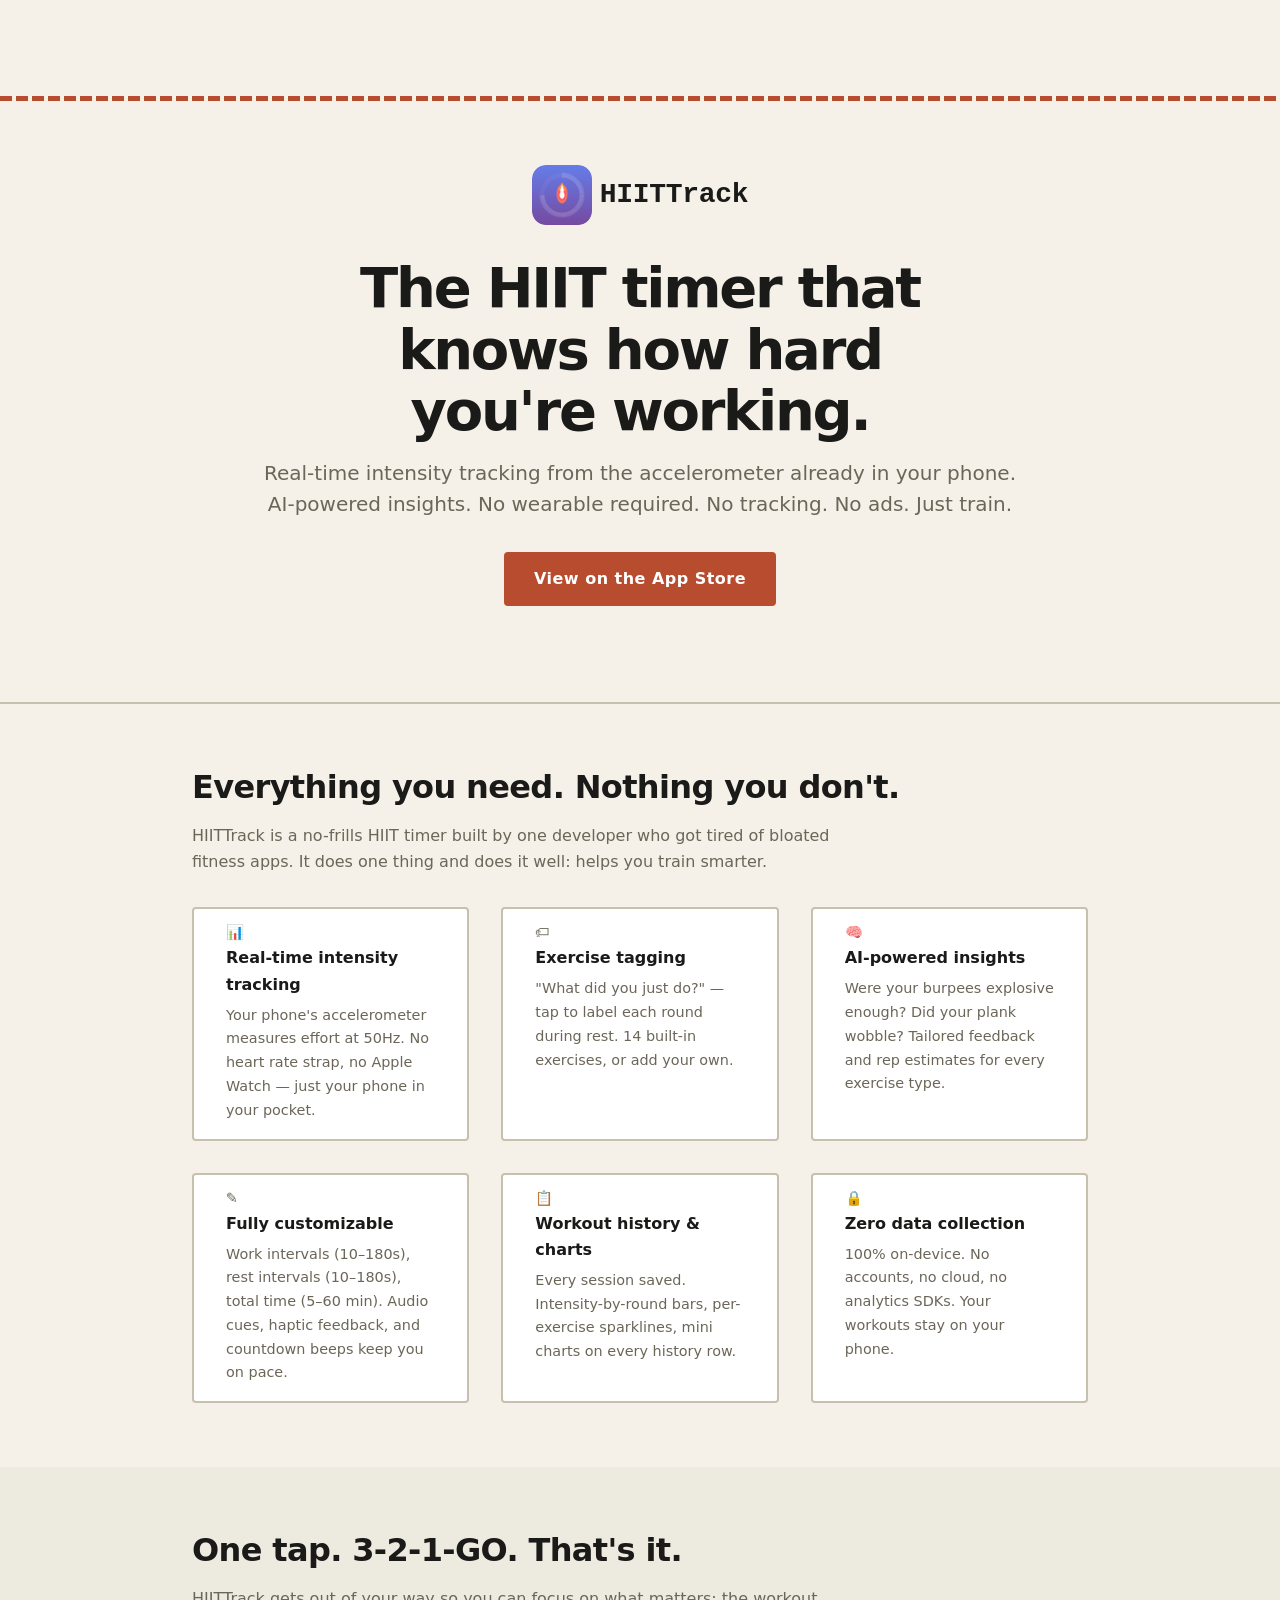
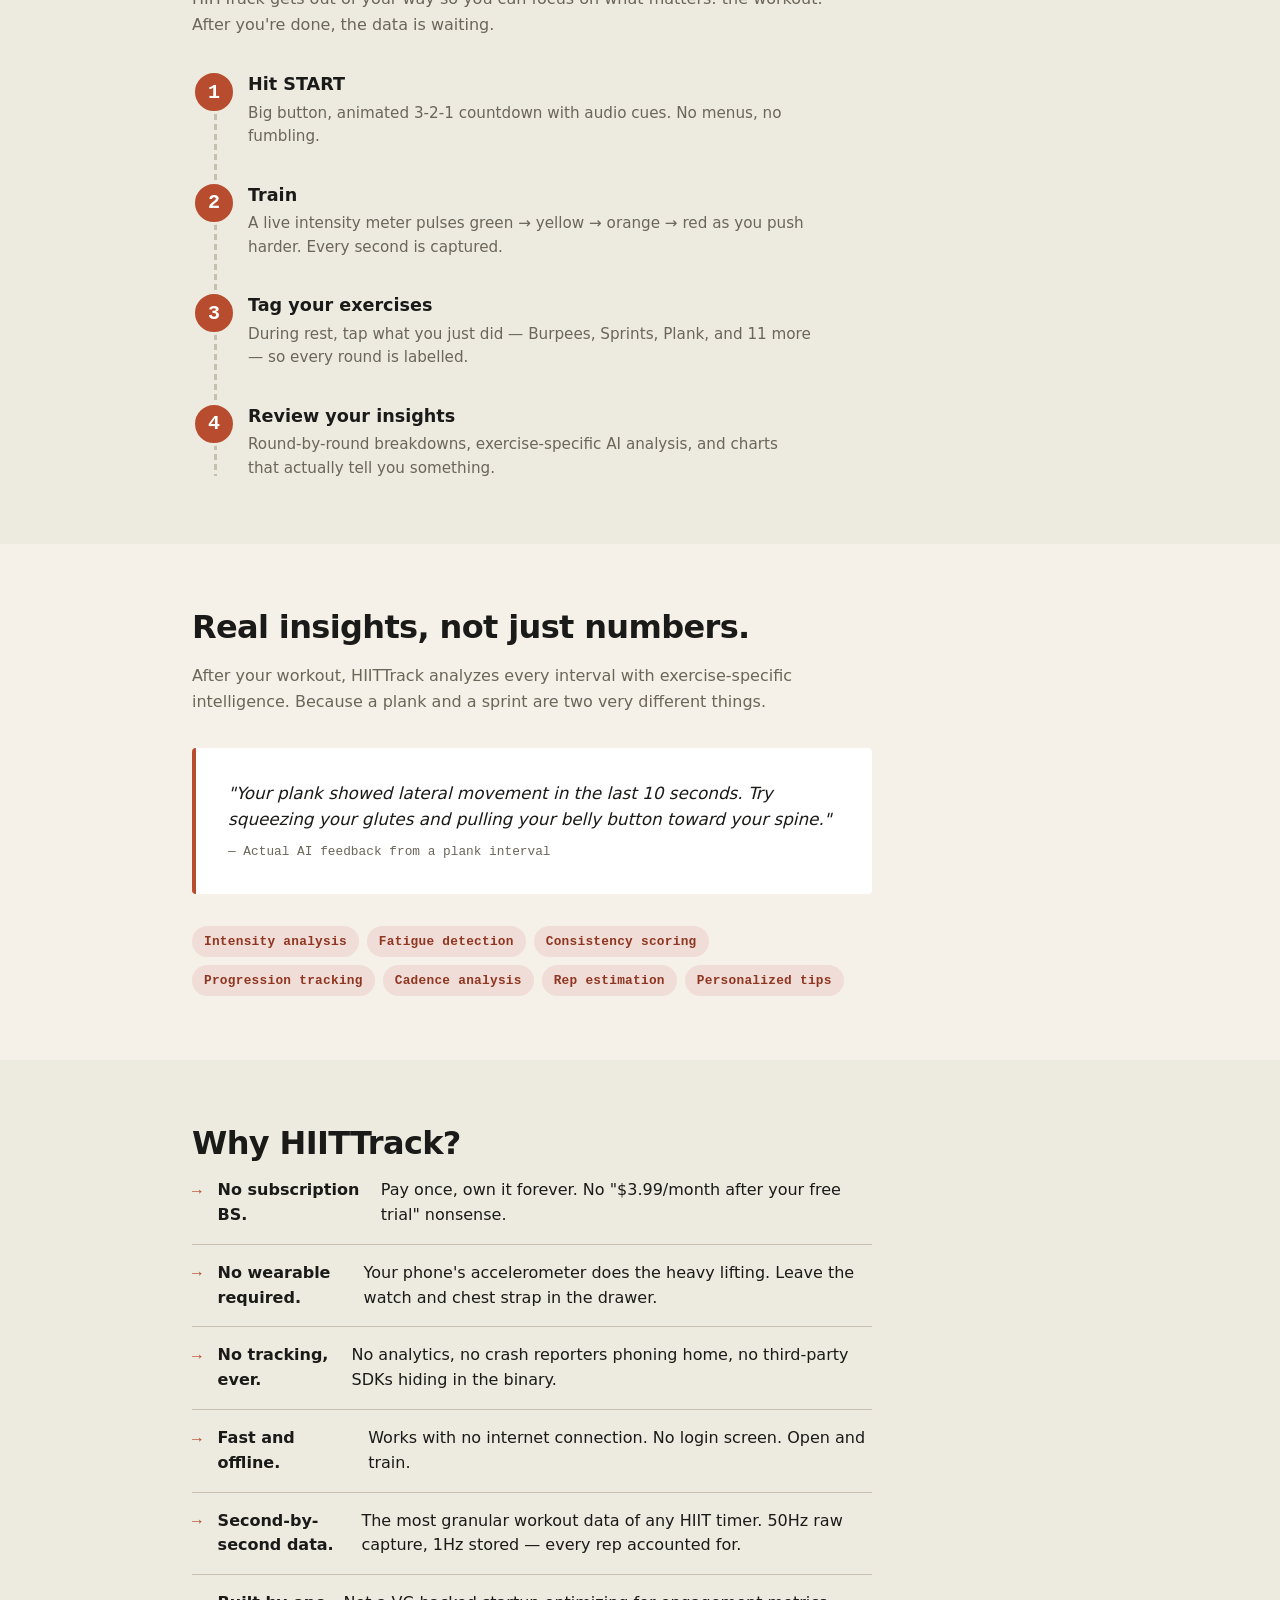
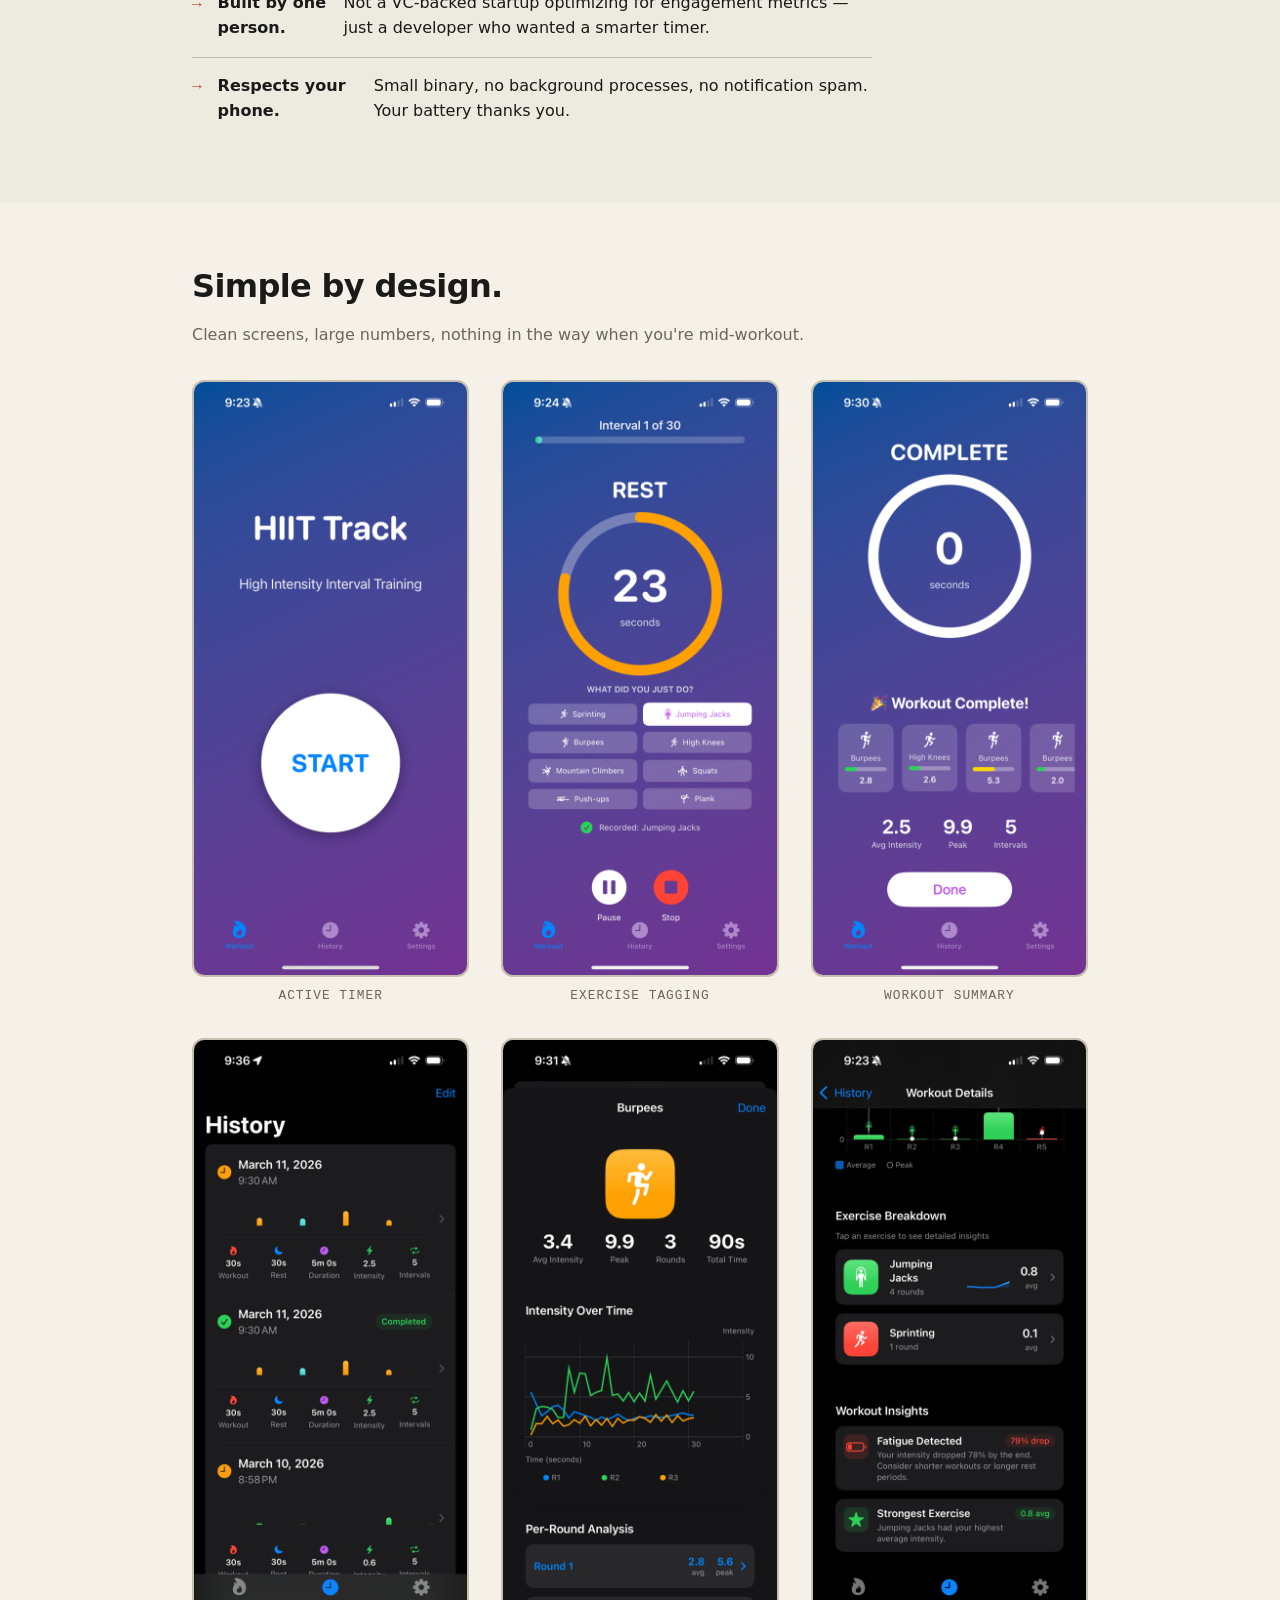
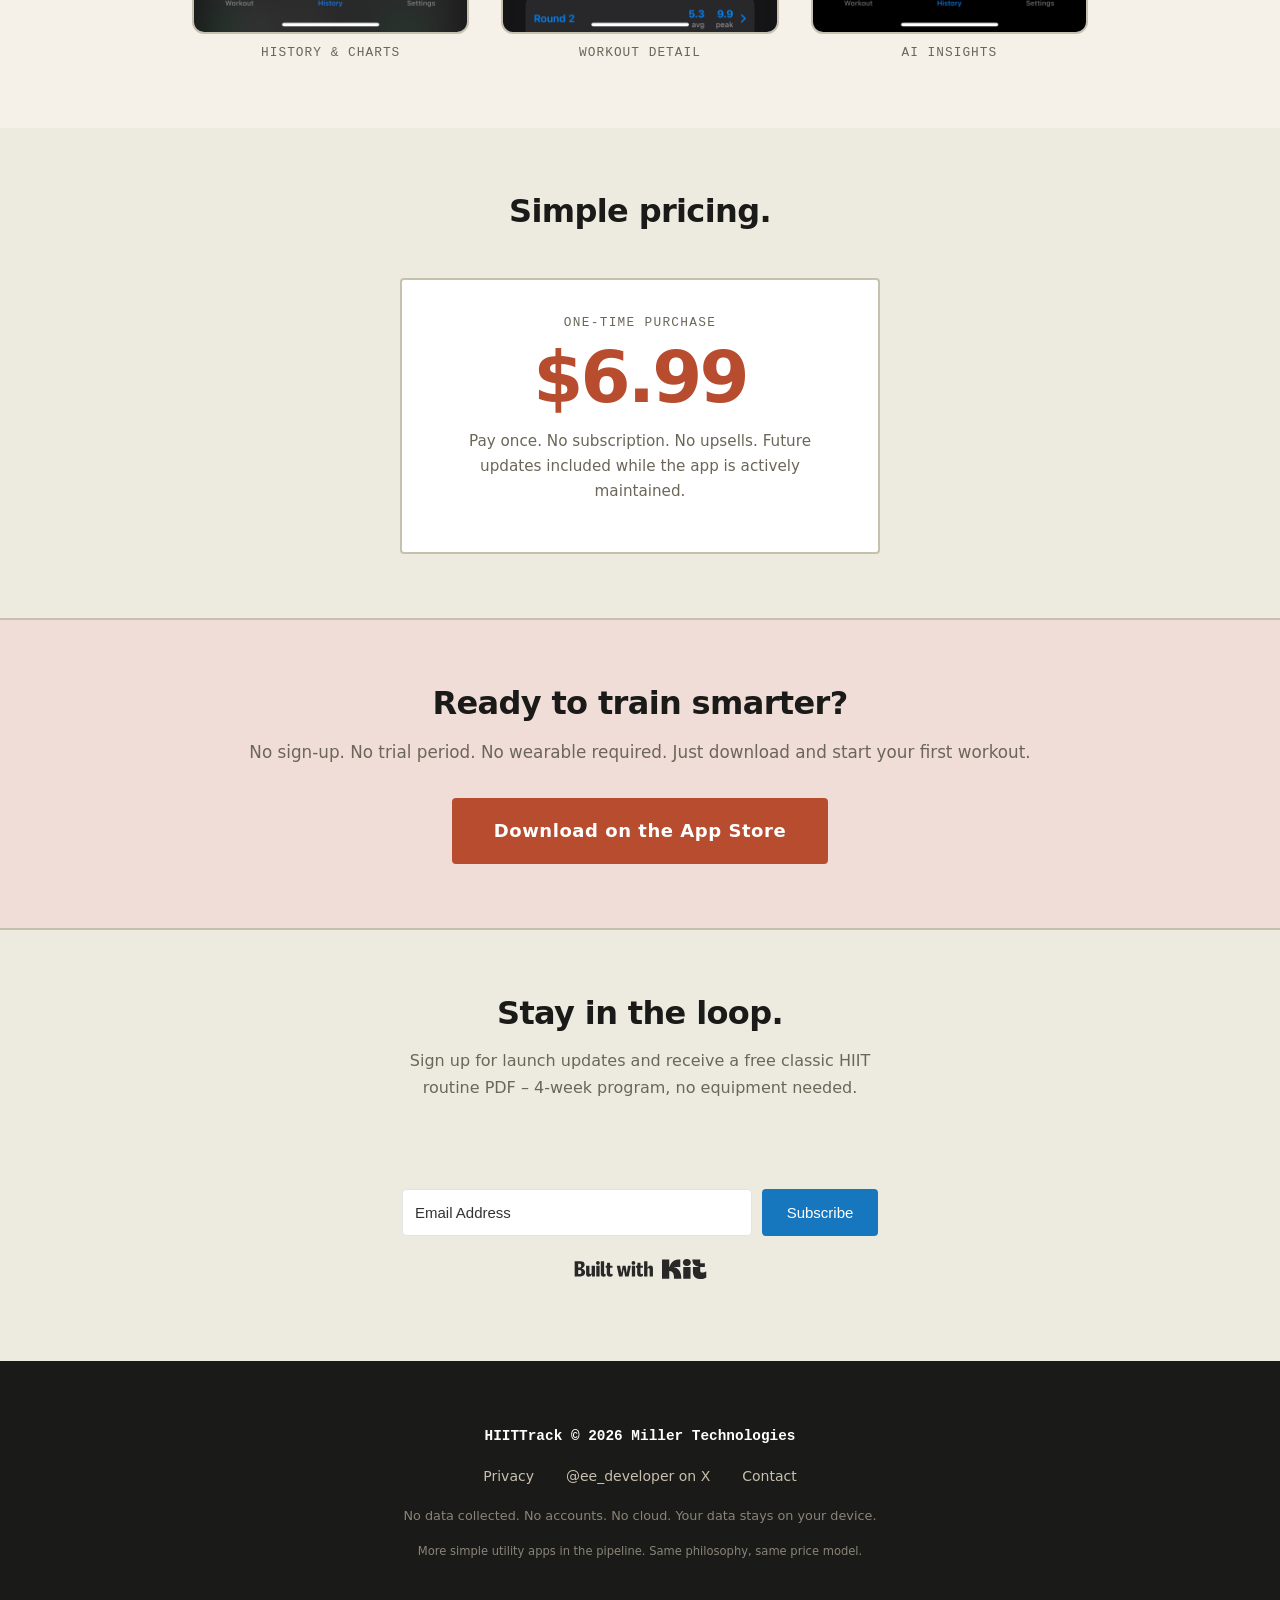
<file: index.html>
<!DOCTYPE html>
<html lang="en">
<head>
  <meta charset="UTF-8" />
  <meta name="viewport" content="width=device-width, initial-scale=1.0" />
  <meta name="description" content="HIITTrack – The HIIT timer that actually measures how hard you're working. Real-time intensity from your phone's sensors. AI insights for every exercise. No tracking, no ads, no subscriptions." />
  <meta name="theme-color" content="#f5f0e8" />
  <!-- Open Graph -->
  <meta property="og:title" content="HIITTrack – The HIIT Timer That Knows How Hard You're Working" />
  <meta property="og:description" content="Real-time intensity tracking from your phone's accelerometer. AI-powered insights per exercise. No wearable required. No tracking. No ads. Just train." />
  <meta property="og:type" content="website" />
  <!-- Replace with real deployed URL -->
  <meta property="og:url" content="https://www.hiittrack.com/" />
  <meta property="og:image" content="https://www.hiittrack.com/icon.png" />
  <link rel="icon" type="image/png" href="favicon.png" />
  <link rel="apple-touch-icon" href="apple-touch-icon.png" />
  <title>HIITTrack – Simple HIIT Timer for iOS</title>
  <link rel="stylesheet" href="style.css" />
</head>
<body>

  <!-- ===================== HEADER / HERO ===================== -->
  <header>
    <div class="container">
      <div class="logo-row">
        <img src="icon.png" alt="HIITTrack app icon" class="app-icon" />
        <span class="app-wordmark">HIITTrack</span>
      </div>
      <h1 class="hero-headline">The HIIT timer that knows how hard you're&nbsp;working.</h1>
      <p class="hero-tagline">Real-time intensity tracking from the accelerometer already in your phone.<br />AI-powered insights. No wearable required. No tracking. No ads. Just&nbsp;train.</p>
      <!-- Replace href with real App Store link -->
      <a href="https://apps.apple.com/" class="btn-primary" target="_blank" rel="noopener">
        View on the App Store
      </a>
      <!-- Uncomment when not yet launched:
      <p class="coming-soon">Coming soon to the App Store.</p>
      -->
    </div>
  </header>

  <main>

    <!-- ===================== APP DESCRIPTION ===================== -->
    <section id="features">
      <div class="container">
        <h2>Everything you need. Nothing you don't.</h2>
        <p class="section-intro">
          HIITTrack is a no-frills HIIT timer built by one developer who got tired of bloated fitness apps.
          It does one thing and does it well: helps you train smarter.
        </p>
        <ul class="feature-grid">
          <li>
            <span class="feature-icon" aria-hidden="true">📊</span>
            <strong>Real-time intensity tracking</strong>
            <span>Your phone's accelerometer measures effort at 50Hz. No heart rate strap, no Apple Watch — just your phone in your pocket.</span>
          </li>
          <li>
            <span class="feature-icon" aria-hidden="true">🏷</span>
            <strong>Exercise tagging</strong>
            <span>"What did you just do?" — tap to label each round during rest. 14 built-in exercises, or add your own.</span>
          </li>
          <li>
            <span class="feature-icon" aria-hidden="true">🧠</span>
            <strong>AI-powered insights</strong>
            <span>Were your burpees explosive enough? Did your plank wobble? Tailored feedback and rep estimates for every exercise type.</span>
          </li>
          <li>
            <span class="feature-icon" aria-hidden="true">✎</span>
            <strong>Fully customizable</strong>
            <span>Work intervals (10–180s), rest intervals (10–180s), total time (5–60 min). Audio cues, haptic feedback, and countdown beeps keep you on pace.</span>
          </li>
          <li>
            <span class="feature-icon" aria-hidden="true">📋</span>
            <strong>Workout history &amp; charts</strong>
            <span>Every session saved. Intensity-by-round bars, per-exercise sparklines, mini charts on every history row.</span>
          </li>
          <li>
            <span class="feature-icon" aria-hidden="true">🔒</span>
            <strong>Zero data collection</strong>
            <span>100% on-device. No accounts, no cloud, no analytics SDKs. Your workouts stay on your phone.</span>
          </li>
        </ul>
      </div>
    </section>

    <!-- ===================== HOW IT WORKS ===================== -->
    <section id="how-it-works" class="section-alt">
      <div class="container">
        <h2>One tap. 3-2-1-GO. That's&nbsp;it.</h2>
        <p class="section-intro">
          HIITTrack gets out of your way so you can focus on what matters: the workout.
          After you're done, the data is waiting.
        </p>
        <ol class="steps-timeline">
          <li>
            <span class="step-num" aria-hidden="true">1</span>
            <div class="step-body">
              <strong>Hit START</strong>
              <p>Big button, animated 3-2-1 countdown with audio cues. No menus, no fumbling.</p>
            </div>
          </li>
          <li>
            <span class="step-num" aria-hidden="true">2</span>
            <div class="step-body">
              <strong>Train</strong>
              <p>A live intensity meter pulses green&nbsp;→ yellow&nbsp;→ orange&nbsp;→ red as you push harder. Every second is captured.</p>
            </div>
          </li>
          <li>
            <span class="step-num" aria-hidden="true">3</span>
            <div class="step-body">
              <strong>Tag your exercises</strong>
              <p>During rest, tap what you just did — Burpees, Sprints, Plank, and 11&nbsp;more — so every round is labelled.</p>
            </div>
          </li>
          <li>
            <span class="step-num" aria-hidden="true">4</span>
            <div class="step-body">
              <strong>Review your insights</strong>
              <p>Round-by-round breakdowns, exercise-specific AI analysis, and charts that actually tell you something.</p>
            </div>
          </li>
        </ol>
      </div>
    </section>

    <!-- ===================== SMART INSIGHTS ===================== -->
    <section id="insights">
      <div class="container">
        <h2>Real insights, not just numbers.</h2>
        <p class="section-intro">
          After your workout, HIITTrack analyzes every interval with exercise-specific intelligence.
          Because a plank and a sprint are two very different things.
        </p>
        <div class="insight-highlights">
          <div class="insight-callout">
            <blockquote>"Your plank showed lateral movement in the last 10 seconds. Try squeezing your glutes and pulling your belly button toward your spine."</blockquote>
            <p class="insight-caption">— Actual AI feedback from a plank interval</p>
          </div>
          <ul class="insight-tags">
            <li>Intensity analysis</li>
            <li>Fatigue detection</li>
            <li>Consistency scoring</li>
            <li>Progression tracking</li>
            <li>Cadence analysis</li>
            <li>Rep estimation</li>
            <li>Personalized tips</li>
          </ul>
        </div>
      </div>
    </section>

    <!-- ===================== WHY THIS APP ===================== -->
    <section id="why" class="section-alt">
      <div class="container">
        <h2>Why HIITTrack?</h2>
        <ul class="why-list">
          <li><span class="bullet" aria-hidden="true">→</span> <strong>No subscription BS.</strong> Pay once, own it forever. No "$3.99/month after your free trial" nonsense.</li>
          <li><span class="bullet" aria-hidden="true">→</span> <strong>No wearable required.</strong> Your phone's accelerometer does the heavy lifting. Leave the watch and chest strap in the drawer.</li>
          <li><span class="bullet" aria-hidden="true">→</span> <strong>No tracking, ever.</strong> No analytics, no crash reporters phoning home, no third-party SDKs hiding in the binary.</li>
          <li><span class="bullet" aria-hidden="true">→</span> <strong>Fast and offline.</strong> Works with no internet connection. No login screen. Open and train.</li>
          <li><span class="bullet" aria-hidden="true">→</span> <strong>Second-by-second data.</strong> The most granular workout data of any HIIT timer. 50Hz raw capture, 1Hz stored — every rep accounted for.</li>
          <li><span class="bullet" aria-hidden="true">→</span> <strong>Built by one person.</strong> Not a VC-backed startup optimizing for engagement metrics — just a developer who wanted a smarter timer.</li>
          <li><span class="bullet" aria-hidden="true">→</span> <strong>Respects your phone.</strong> Small binary, no background processes, no notification spam. Your battery thanks you.</li>
        </ul>
      </div>
    </section>

    <!-- ===================== SCREENSHOTS ===================== -->
    <section id="screenshots">
      <div class="container">
        <h2>Simple by design.</h2>
        <p class="section-intro">Clean screens, large numbers, nothing in the way when you're mid-workout.</p>
        <div class="screenshot-grid">
          <!-- Replace src with real screenshot files when available -->
          <figure>
            <img src="screenshots/screen-timer.png" alt="HIITTrack timer screen showing active workout with intensity meter" loading="lazy" onerror="this.parentElement.classList.add('placeholder-fig')" />
            <figcaption>Active timer</figcaption>
          </figure>
          <figure>
            <img src="screenshots/screen-tagging.png" alt="HIITTrack exercise tagging screen during rest period" loading="lazy" onerror="this.parentElement.classList.add('placeholder-fig')" />
            <figcaption>Exercise tagging</figcaption>
          </figure>
          <figure>
            <img src="screenshots/screen-summary.png" alt="HIITTrack end-of-workout summary with intensity cards" loading="lazy" onerror="this.parentElement.classList.add('placeholder-fig')" />
            <figcaption>Workout summary</figcaption>
          </figure>
          <figure>
            <img src="screenshots/screen-history.png" alt="HIITTrack workout history with mini intensity charts" loading="lazy" onerror="this.parentElement.classList.add('placeholder-fig')" />
            <figcaption>History &amp; charts</figcaption>
          </figure>
          <figure>
            <img src="screenshots/screen-detail.png" alt="HIITTrack workout detail with round-by-round intensity chart" loading="lazy" onerror="this.parentElement.classList.add('placeholder-fig')" />
            <figcaption>Workout detail</figcaption>
          </figure>
          <figure>
            <img src="screenshots/screen-insights.png" alt="HIITTrack AI-powered exercise insights and tips" loading="lazy" onerror="this.parentElement.classList.add('placeholder-fig')" />
            <figcaption>AI insights</figcaption>
          </figure>
        </div>
      </div>
    </section>

    <!-- ===================== PRICING ===================== -->
    <section id="pricing" class="section-alt">
      <div class="container pricing-container">
        <h2>Simple pricing.</h2>
        <div class="pricing-box">
          <p class="price-label">One-time purchase</p>
          <!-- Replace with actual price -->
          <p class="price-amount">$6.99</p>
          <p class="price-detail">Pay once. No subscription. No upsells. Future updates included while the app is actively maintained.</p>
        </div>
      </div>
    </section>

    <!-- ===================== CALL TO ACTION ===================== -->
    <section id="cta">
      <div class="container cta-container">
        <h2>Ready to train smarter?</h2>
        <p>No sign-up. No trial period. No wearable required. Just download and start your first workout.</p>
        <!-- Replace href with real App Store link -->
        <a href="https://apps.apple.com/" class="btn-primary btn-large" target="_blank" rel="noopener">
          <!-- Replace with real App Store badge SVG if desired -->
          Download on the App Store
        </a>
        <!-- Uncomment if not yet live:
        <p class="coming-soon">Not available yet – sign up below to be notified at launch.</p>
        -->
      </div>
    </section>

    <!-- ===================== EMAIL SIGNUP ===================== -->
    <section id="signup" class="section-alt">
      <div class="container signup-container">
        <h2>Stay in the loop.</h2>
        <p>Sign up for launch updates and receive a free classic HIIT routine PDF – 4-week program, no equipment needed.</p>
  <script src="https://f.convertkit.com/ckjs/ck.5.js"></script>
      <form action="https://app.kit.com/forms/9195135/subscriptions" class="seva-form formkit-form" method="post" data-sv-form="9195135" data-uid="904b0ce891" data-format="inline" data-version="5" data-options="{&quot;settings&quot;:{&quot;after_subscribe&quot;:{&quot;action&quot;:&quot;message&quot;,&quot;success_message&quot;:&quot;Success! Now check your email to confirm your subscription.&quot;,&quot;redirect_url&quot;:&quot;&quot;},&quot;analytics&quot;:{&quot;google&quot;:null,&quot;fathom&quot;:null,&quot;facebook&quot;:null,&quot;segment&quot;:null,&quot;pinterest&quot;:null,&quot;sparkloop&quot;:null,&quot;googletagmanager&quot;:null},&quot;modal&quot;:{&quot;trigger&quot;:&quot;timer&quot;,&quot;scroll_percentage&quot;:null,&quot;timer&quot;:5,&quot;devices&quot;:&quot;all&quot;,&quot;show_once_every&quot;:15},&quot;powered_by&quot;:{&quot;show&quot;:true,&quot;url&quot;:&quot;https://kit.com/features/forms?utm_campaign=poweredby&amp;utm_content=form&amp;utm_medium=referral&amp;utm_source=dynamic&quot;},&quot;recaptcha&quot;:{&quot;enabled&quot;:false},&quot;return_visitor&quot;:{&quot;action&quot;:&quot;show&quot;,&quot;custom_content&quot;:&quot;&quot;},&quot;slide_in&quot;:{&quot;display_in&quot;:&quot;bottom_right&quot;,&quot;trigger&quot;:&quot;timer&quot;,&quot;scroll_percentage&quot;:null,&quot;timer&quot;:5,&quot;devices&quot;:&quot;all&quot;,&quot;show_once_every&quot;:15},&quot;sticky_bar&quot;:{&quot;display_in&quot;:&quot;top&quot;,&quot;trigger&quot;:&quot;timer&quot;,&quot;scroll_percentage&quot;:null,&quot;timer&quot;:5,&quot;devices&quot;:&quot;all&quot;,&quot;show_once_every&quot;:15}},&quot;version&quot;:&quot;5&quot;}" min-width="400 500 600 700 800"><div data-style="clean"><ul class="formkit-alert formkit-alert-error" data-element="errors" data-group="alert"></ul><div data-element="fields" data-stacked="false" class="seva-fields formkit-fields"><div class="formkit-field"><input class="formkit-input" name="email_address" aria-label="Email Address" placeholder="Email Address" required="" type="email" style="color: rgb(0, 0, 0); border-color: rgb(227, 227, 227); border-radius: 4px; font-weight: 400;"></div><button data-element="submit" class="formkit-submit formkit-submit" style="color: rgb(255, 255, 255); background-color: rgb(22, 119, 190); border-radius: 4px; font-weight: 400;"><div class="formkit-spinner"><div></div><div></div><div></div></div><span class="">Subscribe</span></button></div><div class="formkit-powered-by-convertkit-container"><a href="https://kit.com/features/forms?utm_campaign=poweredby&amp;utm_content=form&amp;utm_medium=referral&amp;utm_source=dynamic" data-element="powered-by" class="formkit-powered-by-convertkit" data-variant="dark" target="_blank" rel="nofollow">Built with Kit</a></div></div><style>.formkit-form[data-uid="904b0ce891"] *{box-sizing:border-box;}.formkit-form[data-uid="904b0ce891"]{-webkit-font-smoothing:antialiased;-moz-osx-font-smoothing:grayscale;}.formkit-form[data-uid="904b0ce891"] legend{border:none;font-size:inherit;margin-bottom:10px;padding:0;position:relative;display:table;}.formkit-form[data-uid="904b0ce891"] fieldset{border:0;padding:0.01em 0 0 0;margin:0;min-width:0;}.formkit-form[data-uid="904b0ce891"] body:not(:-moz-handler-blocked) fieldset{display:table-cell;}.formkit-form[data-uid="904b0ce891"] h1,.formkit-form[data-uid="904b0ce891"] h2,.formkit-form[data-uid="904b0ce891"] h3,.formkit-form[data-uid="904b0ce891"] h4,.formkit-form[data-uid="904b0ce891"] h5,.formkit-form[data-uid="904b0ce891"] h6{color:inherit;font-size:inherit;font-weight:inherit;}.formkit-form[data-uid="904b0ce891"] h2{font-size:1.5em;margin:1em 0;}.formkit-form[data-uid="904b0ce891"] h3{font-size:1.17em;margin:1em 0;}.formkit-form[data-uid="904b0ce891"] p{color:inherit;font-size:inherit;font-weight:inherit;}.formkit-form[data-uid="904b0ce891"] ol:not([template-default]),.formkit-form[data-uid="904b0ce891"] ul:not([template-default]),.formkit-form[data-uid="904b0ce891"] blockquote:not([template-default]){text-align:left;}.formkit-form[data-uid="904b0ce891"] p:not([template-default]),.formkit-form[data-uid="904b0ce891"] hr:not([template-default]),.formkit-form[data-uid="904b0ce891"] blockquote:not([template-default]),.formkit-form[data-uid="904b0ce891"] ol:not([template-default]),.formkit-form[data-uid="904b0ce891"] ul:not([template-default]){color:inherit;font-style:initial;}.formkit-form[data-uid="904b0ce891"] .ordered-list,.formkit-form[data-uid="904b0ce891"] .unordered-list{list-style-position:outside !important;padding-left:1em;}.formkit-form[data-uid="904b0ce891"] .list-item{padding-left:0;}.formkit-form[data-uid="904b0ce891"][data-format="modal"]{display:none;}.formkit-form[data-uid="904b0ce891"][data-format="slide in"]{display:none;}.formkit-form[data-uid="904b0ce891"][data-format="sticky bar"]{display:none;}.formkit-sticky-bar .formkit-form[data-uid="904b0ce891"][data-format="sticky bar"]{display:block;}.formkit-form[data-uid="904b0ce891"] .formkit-input,.formkit-form[data-uid="904b0ce891"] .formkit-select,.formkit-form[data-uid="904b0ce891"] .formkit-checkboxes{width:100%;}.formkit-form[data-uid="904b0ce891"] .formkit-button,.formkit-form[data-uid="904b0ce891"] .formkit-submit{border:0;border-radius:5px;color:#ffffff;cursor:pointer;display:inline-block;text-align:center;font-size:15px;font-weight:500;cursor:pointer;margin-bottom:15px;overflow:hidden;padding:0;position:relative;vertical-align:middle;}.formkit-form[data-uid="904b0ce891"] .formkit-button:hover,.formkit-form[data-uid="904b0ce891"] .formkit-submit:hover,.formkit-form[data-uid="904b0ce891"] .formkit-button:focus,.formkit-form[data-uid="904b0ce891"] .formkit-submit:focus{outline:none;}.formkit-form[data-uid="904b0ce891"] .formkit-button:hover > span,.formkit-form[data-uid="904b0ce891"] .formkit-submit:hover > span,.formkit-form[data-uid="904b0ce891"] .formkit-button:focus > span,.formkit-form[data-uid="904b0ce891"] .formkit-submit:focus > span{background-color:rgba(0,0,0,0.1);}.formkit-form[data-uid="904b0ce891"] .formkit-button > span,.formkit-form[data-uid="904b0ce891"] .formkit-submit > span{display:block;-webkit-transition:all 300ms ease-in-out;transition:all 300ms ease-in-out;padding:12px 24px;}.formkit-form[data-uid="904b0ce891"] .formkit-input{background:#ffffff;font-size:15px;padding:12px;border:1px solid #e3e3e3;-webkit-flex:1 0 auto;-ms-flex:1 0 auto;flex:1 0 auto;line-height:1.4;margin:0;-webkit-transition:border-color ease-out 300ms;transition:border-color ease-out 300ms;}.formkit-form[data-uid="904b0ce891"] .formkit-input:focus{outline:none;border-color:#1677be;-webkit-transition:border-color ease 300ms;transition:border-color ease 300ms;}.formkit-form[data-uid="904b0ce891"] .formkit-input::-webkit-input-placeholder{color:inherit;opacity:0.8;}.formkit-form[data-uid="904b0ce891"] .formkit-input::-moz-placeholder{color:inherit;opacity:0.8;}.formkit-form[data-uid="904b0ce891"] .formkit-input:-ms-input-placeholder{color:inherit;opacity:0.8;}.formkit-form[data-uid="904b0ce891"] .formkit-input::placeholder{color:inherit;opacity:0.8;}.formkit-form[data-uid="904b0ce891"] [data-group="dropdown"]{position:relative;display:inline-block;width:100%;}.formkit-form[data-uid="904b0ce891"] [data-group="dropdown"]::before{content:"";top:calc(50% - 2.5px);right:10px;position:absolute;pointer-events:none;border-color:#4f4f4f transparent transparent transparent;border-style:solid;border-width:6px 6px 0 6px;height:0;width:0;z-index:999;}.formkit-form[data-uid="904b0ce891"] [data-group="dropdown"] select{height:auto;width:100%;cursor:pointer;color:#333333;line-height:1.4;margin-bottom:0;padding:0 6px;-webkit-appearance:none;-moz-appearance:none;appearance:none;font-size:15px;padding:12px;padding-right:25px;border:1px solid #e3e3e3;background:#ffffff;}.formkit-form[data-uid="904b0ce891"] [data-group="dropdown"] select:focus{outline:none;}.formkit-form[data-uid="904b0ce891"] [data-group="checkboxes"]{text-align:left;margin:0;}.formkit-form[data-uid="904b0ce891"] [data-group="checkboxes"] [data-group="checkbox"]{margin-bottom:10px;}.formkit-form[data-uid="904b0ce891"] [data-group="checkboxes"] [data-group="checkbox"] *{cursor:pointer;}.formkit-form[data-uid="904b0ce891"] [data-group="checkboxes"] [data-group="checkbox"]:last-of-type{margin-bottom:0;}.formkit-form[data-uid="904b0ce891"] [data-group="checkboxes"] [data-group="checkbox"] input[type="checkbox"]{display:none;}.formkit-form[data-uid="904b0ce891"] [data-group="checkboxes"] [data-group="checkbox"] input[type="checkbox"] + label::after{content:none;}.formkit-form[data-uid="904b0ce891"] [data-group="checkboxes"] [data-group="checkbox"] input[type="checkbox"]:checked + label::after{border-color:#ffffff;content:"";}.formkit-form[data-uid="904b0ce891"] [data-group="checkboxes"] [data-group="checkbox"] input[type="checkbox"]:checked + label::before{background:#10bf7a;border-color:#10bf7a;}.formkit-form[data-uid="904b0ce891"] [data-group="checkboxes"] [data-group="checkbox"] label{position:relative;display:inline-block;padding-left:28px;}.formkit-form[data-uid="904b0ce891"] [data-group="checkboxes"] [data-group="checkbox"] label::before,.formkit-form[data-uid="904b0ce891"] [data-group="checkboxes"] [data-group="checkbox"] label::after{position:absolute;content:"";display:inline-block;}.formkit-form[data-uid="904b0ce891"] [data-group="checkboxes"] [data-group="checkbox"] label::before{height:16px;width:16px;border:1px solid #e3e3e3;background:#ffffff;left:0px;top:3px;}.formkit-form[data-uid="904b0ce891"] [data-group="checkboxes"] [data-group="checkbox"] label::after{height:4px;width:8px;border-left:2px solid #4d4d4d;border-bottom:2px solid #4d4d4d;-webkit-transform:rotate(-45deg);-ms-transform:rotate(-45deg);transform:rotate(-45deg);left:4px;top:8px;}.formkit-form[data-uid="904b0ce891"] .formkit-alert{background:#f9fafb;border:1px solid #e3e3e3;border-radius:5px;-webkit-flex:1 0 auto;-ms-flex:1 0 auto;flex:1 0 auto;list-style:none;margin:25px auto;padding:12px;text-align:center;width:100%;}.formkit-form[data-uid="904b0ce891"] .formkit-alert:empty{display:none;}.formkit-form[data-uid="904b0ce891"] .formkit-alert-success{background:#d3fbeb;border-color:#10bf7a;color:#0c905c;}.formkit-form[data-uid="904b0ce891"] .formkit-alert-error{background:#fde8e2;border-color:#f2643b;color:#ea4110;}.formkit-form[data-uid="904b0ce891"] .formkit-spinner{display:-webkit-box;display:-webkit-flex;display:-ms-flexbox;display:flex;height:0px;width:0px;margin:0 auto;position:absolute;top:0;left:0;right:0;width:0px;overflow:hidden;text-align:center;-webkit-transition:all 300ms ease-in-out;transition:all 300ms ease-in-out;}.formkit-form[data-uid="904b0ce891"] .formkit-spinner > div{margin:auto;width:12px;height:12px;background-color:#fff;opacity:0.3;border-radius:100%;display:inline-block;-webkit-animation:formkit-bouncedelay-formkit-form-data-uid-904b0ce891- 1.4s infinite ease-in-out both;animation:formkit-bouncedelay-formkit-form-data-uid-904b0ce891- 1.4s infinite ease-in-out both;}.formkit-form[data-uid="904b0ce891"] .formkit-spinner > div:nth-child(1){-webkit-animation-delay:-0.32s;animation-delay:-0.32s;}.formkit-form[data-uid="904b0ce891"] .formkit-spinner > div:nth-child(2){-webkit-animation-delay:-0.16s;animation-delay:-0.16s;}.formkit-form[data-uid="904b0ce891"] .formkit-submit[data-active] .formkit-spinner{opacity:1;height:100%;width:50px;}.formkit-form[data-uid="904b0ce891"] .formkit-submit[data-active] .formkit-spinner ~ span{opacity:0;}.formkit-form[data-uid="904b0ce891"] .formkit-powered-by[data-active="false"]{opacity:0.35;}.formkit-form[data-uid="904b0ce891"] .formkit-powered-by-convertkit-container{display:-webkit-box;display:-webkit-flex;display:-ms-flexbox;display:flex;width:100%;margin:10px 0;position:relative;}.formkit-form[data-uid="904b0ce891"] .formkit-powered-by-convertkit-container[data-active="false"]{opacity:0.35;}.formkit-form[data-uid="904b0ce891"] .formkit-powered-by-convertkit{-webkit-align-items:center;-webkit-box-align:center;-ms-flex-align:center;align-items:center;background-color:#ffffff;border-radius:9px;color:#3d3d3d;cursor:pointer;display:block;height:36px;margin:0 auto;opacity:0.95;padding:0;-webkit-text-decoration:none;text-decoration:none;text-indent:100%;-webkit-transition:ease-in-out all 200ms;transition:ease-in-out all 200ms;white-space:nowrap;overflow:hidden;-webkit-user-select:none;-moz-user-select:none;-ms-user-select:none;user-select:none;width:157px;background-repeat:no-repeat;background-position:center;background-image:url("data:image/svg+xml;charset=utf8,%3Csvg width='133' height='36' viewBox='0 0 133 36' fill='none' xmlns='http://www.w3.org/2000/svg'%3E%3Cpath d='M0.861 25.5C0.735 25.5 0.651 25.416 0.651 25.29V10.548C0.651 10.422 0.735 10.338 0.861 10.338H6.279C9.072 10.338 10.668 11.451 10.668 13.824C10.668 15.819 9.219 16.932 8.001 17.226C7.707 17.268 7.707 17.625 8.022 17.688C9.912 18.108 11.088 19.116 11.088 21.321C11.088 23.715 9.429 25.5 6.426 25.5H0.861ZM5.397 23.085C6.825 23.085 7.518 22.224 7.518 21.006C7.518 19.683 6.825 18.948 5.397 18.948H4.2V23.085H5.397ZM5.313 16.617C6.51 16.617 7.245 15.945 7.245 14.601C7.245 13.383 6.51 12.753 5.25 12.753H4.2V16.617H5.313ZM17.9758 23.883C17.9758 23.568 17.6608 23.505 17.5348 23.799C17.0308 24.954 16.1698 25.731 14.5528 25.731C12.8728 25.731 12.0958 24.471 12.0958 22.707V14.937C12.0958 14.811 12.1798 14.727 12.3058 14.727H15.2248C15.3508 14.727 15.4348 14.811 15.4348 14.937V21.657C15.4348 22.581 15.7708 23.022 16.4638 23.022C17.1778 23.022 17.6188 22.581 17.6188 21.657V14.937C17.6188 14.811 17.7028 14.727 17.8288 14.727H20.7478C20.8738 14.727 20.9578 14.811 20.9578 14.937V25.29C20.9578 25.416 20.8738 25.5 20.7478 25.5H18.1858C18.0598 25.5 17.9758 25.416 17.9758 25.29V23.883ZM25.6141 25.29C25.6141 25.416 25.5301 25.5 25.4041 25.5H22.4851C22.3591 25.5 22.2751 25.416 22.2751 25.29V14.937C22.2751 14.811 22.3591 14.727 22.4851 14.727H25.4041C25.5301 14.727 25.6141 14.811 25.6141 14.937V25.29ZM23.9131 13.74C22.8001 13.74 22.0441 12.942 22.0441 11.934C22.0441 10.926 22.8001 10.107 23.9131 10.107C25.0051 10.107 25.7611 10.926 25.7611 11.934C25.7611 12.942 25.0051 13.74 23.9131 13.74ZM26.7883 10.548C26.7883 10.422 26.8723 10.338 26.9983 10.338H29.9173C30.0433 10.338 30.1273 10.422 30.1273 10.548V22.056C30.1273 22.749 30.2533 23.085 30.8203 23.085C31.0093 23.085 31.1983 23.043 31.3663 23.001C31.5133 22.959 31.6183 22.959 31.6183 23.127V25.059C31.6183 25.164 31.5763 25.269 31.4923 25.311C30.9673 25.521 30.2953 25.71 29.5813 25.71C27.7123 25.71 26.7883 24.639 26.7883 22.476V10.548ZM32.4237 14.727C32.8227 14.727 32.9277 14.538 32.9697 14.055L33.1167 12.039C33.1167 11.913 33.2217 11.829 33.3477 11.829H35.8887C36.0147 11.829 36.0987 11.913 36.0987 12.039V14.517C36.0987 14.643 36.1827 14.727 36.3087 14.727H38.2827C38.4087 14.727 38.4927 14.811 38.4927 14.937V16.659C38.4927 16.785 38.4087 16.869 38.2827 16.869H36.0777V22.056C36.0777 22.875 36.5397 23.085 37.0647 23.085C37.4847 23.085 37.9467 22.938 38.3247 22.707C38.4717 22.623 38.5767 22.665 38.5767 22.833V24.828C38.5767 24.933 38.5347 25.017 38.4507 25.08C37.8417 25.458 36.9807 25.71 36.0357 25.71C34.2927 25.71 32.7387 24.912 32.7387 22.476V16.869H31.8567C31.7307 16.869 31.6467 16.785 31.6467 16.659V14.937C31.6467 14.811 31.7307 14.727 31.8567 14.727H32.4237ZM51.3808 14.727C51.5068 14.727 51.5908 14.79 51.6118 14.916L52.3888 19.851L52.5778 21.174C52.6198 21.468 52.9558 21.468 52.9768 21.174C53.0398 20.712 53.0818 20.271 53.1658 19.83L53.8798 14.916C53.9008 14.79 53.9848 14.727 54.1108 14.727H56.6728C56.8198 14.727 56.8828 14.811 56.8618 14.958L54.6778 25.311C54.6568 25.437 54.5728 25.5 54.4468 25.5H51.3178C51.1918 25.5 51.1078 25.437 51.0868 25.311L50.1208 20.082L49.8898 18.633C49.8688 18.444 49.6588 18.444 49.6378 18.633L49.4068 20.103L48.5458 25.311C48.5248 25.437 48.4408 25.5 48.3148 25.5H45.2068C45.0808 25.5 44.9968 25.437 44.9758 25.311L42.8128 14.958C42.7918 14.811 42.8548 14.727 43.0018 14.727H45.9628C46.0888 14.727 46.1728 14.79 46.1938 14.916L46.9288 19.83C47.0128 20.271 47.0758 20.754 47.1388 21.195C47.2018 21.51 47.4748 21.531 47.5378 21.195L47.7478 19.872L48.6088 14.916C48.6298 14.79 48.7138 14.727 48.8398 14.727H51.3808ZM61.1582 25.29C61.1582 25.416 61.0742 25.5 60.9482 25.5H58.0292C57.9032 25.5 57.8192 25.416 57.8192 25.29V14.937C57.8192 14.811 57.9032 14.727 58.0292 14.727H60.9482C61.0742 14.727 61.1582 14.811 61.1582 14.937V25.29ZM59.4572 13.74C58.3442 13.74 57.5882 12.942 57.5882 11.934C57.5882 10.926 58.3442 10.107 59.4572 10.107C60.5492 10.107 61.3052 10.926 61.3052 11.934C61.3052 12.942 60.5492 13.74 59.4572 13.74ZM62.8154 14.727C63.2144 14.727 63.3194 14.538 63.3614 14.055L63.5084 12.039C63.5084 11.913 63.6134 11.829 63.7394 11.829H66.2804C66.4064 11.829 66.4904 11.913 66.4904 12.039V14.517C66.4904 14.643 66.5744 14.727 66.7004 14.727H68.6744C68.8004 14.727 68.8844 14.811 68.8844 14.937V16.659C68.8844 16.785 68.8004 16.869 68.6744 16.869H66.4694V22.056C66.4694 22.875 66.9314 23.085 67.4564 23.085C67.8764 23.085 68.3384 22.938 68.7164 22.707C68.8634 22.623 68.9684 22.665 68.9684 22.833V24.828C68.9684 24.933 68.9264 25.017 68.8424 25.08C68.2334 25.458 67.3724 25.71 66.4274 25.71C64.6844 25.71 63.1304 24.912 63.1304 22.476V16.869H62.2484C62.1224 16.869 62.0384 16.785 62.0384 16.659V14.937C62.0384 14.811 62.1224 14.727 62.2484 14.727H62.8154ZM73.4298 16.323C73.4298 16.638 73.7868 16.68 73.9128 16.407C74.3748 15.315 75.1308 14.496 76.6008 14.496C78.2178 14.496 78.9528 15.609 78.9528 17.373V25.29C78.9528 25.416 78.8688 25.5 78.7428 25.5H75.8238C75.6978 25.5 75.6138 25.416 75.6138 25.29V18.633C75.6138 17.709 75.2778 17.268 74.5848 17.268C73.8708 17.268 73.4298 17.709 73.4298 18.633V25.29C73.4298 25.416 73.3458 25.5 73.2198 25.5H70.3008C70.1748 25.5 70.0908 25.416 70.0908 25.29V10.548C70.0908 10.422 70.1748 10.338 70.3008 10.338H73.2198C73.3458 10.338 73.4298 10.422 73.4298 10.548V16.323Z' fill='%231E1E1E'/%3E%3Cpath d='M100.132 16.3203C105.58 17.3761 107.272 22.4211 107.318 27.4961C107.318 27.6101 107.226 27.7041 107.112 27.7041H100.252C100.138 27.7041 100.046 27.6121 100.046 27.5001C100.026 23.5629 99.3877 20.0896 95.4865 19.9396C95.3705 19.9356 95.2725 20.0276 95.2725 20.1456V27.5001C95.2725 27.6141 95.1806 27.7061 95.0666 27.7061H88.206C88.092 27.7061 88 27.6141 88 27.5001V8.75585C88 8.64187 88.092 8.54989 88.206 8.54989H95.0686C95.1826 8.54989 95.2745 8.64187 95.2745 8.75585V15.7764C95.2745 15.8804 95.3585 15.9644 95.4625 15.9644C95.5445 15.9644 95.6185 15.9104 95.6425 15.8324C97.4081 10.0416 100.709 8.58588 106.07 8.55189C106.184 8.55189 106.276 8.64387 106.276 8.75785V15.7604C106.276 15.8744 106.184 15.9664 106.07 15.9664H100.166C100.066 15.9664 99.9856 16.0464 99.9856 16.1464C99.9856 16.2304 100.048 16.3043 100.132 16.3203ZM118.918 20.7095V16.1704C118.918 16.0564 119.01 15.9644 119.124 15.9644H124.173C124.273 15.9644 124.353 15.8844 124.353 15.7844C124.353 15.6985 124.291 15.6245 124.207 15.6085C120.256 14.8246 118.432 12.5511 118.37 8.75585C118.368 8.64387 118.458 8.54989 118.572 8.54989H125.986C126.1 8.54989 126.192 8.64187 126.192 8.75585V11.9532C126.192 12.0672 126.284 12.1592 126.398 12.1592H130.649C130.763 12.1592 130.855 12.2511 130.855 12.3651V15.7624C130.855 15.8764 130.763 15.9684 130.649 15.9684H126.398C126.284 15.9684 126.192 16.0604 126.192 16.1744V19.8356C126.192 21.1294 126.986 21.5553 128.04 21.5553C129.692 21.5553 131.323 20.8114 131.977 20.4735C132.113 20.4035 132.277 20.5015 132.277 20.6555V26.3543C132.277 26.5063 132.193 26.6463 132.059 26.7183C131.413 27.0582 129.418 28 127.136 28C122.435 27.996 118.918 26.0824 118.918 20.7095ZM109.266 27.4981V16.1704C109.266 16.0564 109.358 15.9644 109.472 15.9644H116.334C116.448 15.9644 116.54 16.0564 116.54 16.1704V27.4981C116.54 27.6121 116.448 27.7041 116.334 27.7041H109.472C109.358 27.7021 109.266 27.6101 109.266 27.4981ZM108.876 11.4913C108.876 13.4189 110.238 14.9826 112.853 14.9826C115.469 14.9826 116.83 13.4189 116.83 11.4913C116.83 9.56369 115.471 8 112.853 8C110.238 8 108.876 9.56369 108.876 11.4913Z' fill='%231E1E1E'/%3E%3C/svg%3E");}.formkit-form[data-uid="904b0ce891"] .formkit-powered-by-convertkit:hover,.formkit-form[data-uid="904b0ce891"] .formkit-powered-by-convertkit:focus{background-color:#ffffff;-webkit-transform:scale(1.025) perspective(1px);-ms-transform:scale(1.025) perspective(1px);transform:scale(1.025) perspective(1px);opacity:1;}.formkit-form[data-uid="904b0ce891"] .formkit-powered-by-convertkit[data-variant="dark"],.formkit-form[data-uid="904b0ce891"] .formkit-powered-by-convertkit[data-variant="light"]{background-color:transparent;border-color:transparent;width:133px;}.formkit-form[data-uid="904b0ce891"] .formkit-powered-by-convertkit[data-variant="light"]{color:#ffffff;background-image:url("data:image/svg+xml;charset=utf8,%3Csvg width='133' height='36' viewBox='0 0 133 36' fill='none' xmlns='http://www.w3.org/2000/svg'%3E%3Cpath d='M0.861 25.5C0.735 25.5 0.651 25.416 0.651 25.29V10.548C0.651 10.422 0.735 10.338 0.861 10.338H6.279C9.072 10.338 10.668 11.451 10.668 13.824C10.668 15.819 9.219 16.932 8.001 17.226C7.707 17.268 7.707 17.625 8.022 17.688C9.912 18.108 11.088 19.116 11.088 21.321C11.088 23.715 9.429 25.5 6.426 25.5H0.861ZM5.397 23.085C6.825 23.085 7.518 22.224 7.518 21.006C7.518 19.683 6.825 18.948 5.397 18.948H4.2V23.085H5.397ZM5.313 16.617C6.51 16.617 7.245 15.945 7.245 14.601C7.245 13.383 6.51 12.753 5.25 12.753H4.2V16.617H5.313ZM17.9758 23.883C17.9758 23.568 17.6608 23.505 17.5348 23.799C17.0308 24.954 16.1698 25.731 14.5528 25.731C12.8728 25.731 12.0958 24.471 12.0958 22.707V14.937C12.0958 14.811 12.1798 14.727 12.3058 14.727H15.2248C15.3508 14.727 15.4348 14.811 15.4348 14.937V21.657C15.4348 22.581 15.7708 23.022 16.4638 23.022C17.1778 23.022 17.6188 22.581 17.6188 21.657V14.937C17.6188 14.811 17.7028 14.727 17.8288 14.727H20.7478C20.8738 14.727 20.9578 14.811 20.9578 14.937V25.29C20.9578 25.416 20.8738 25.5 20.7478 25.5H18.1858C18.0598 25.5 17.9758 25.416 17.9758 25.29V23.883ZM25.6141 25.29C25.6141 25.416 25.5301 25.5 25.4041 25.5H22.4851C22.3591 25.5 22.2751 25.416 22.2751 25.29V14.937C22.2751 14.811 22.3591 14.727 22.4851 14.727H25.4041C25.5301 14.727 25.6141 14.811 25.6141 14.937V25.29ZM23.9131 13.74C22.8001 13.74 22.0441 12.942 22.0441 11.934C22.0441 10.926 22.8001 10.107 23.9131 10.107C25.0051 10.107 25.7611 10.926 25.7611 11.934C25.7611 12.942 25.0051 13.74 23.9131 13.74ZM26.7883 10.548C26.7883 10.422 26.8723 10.338 26.9983 10.338H29.9173C30.0433 10.338 30.1273 10.422 30.1273 10.548V22.056C30.1273 22.749 30.2533 23.085 30.8203 23.085C31.0093 23.085 31.1983 23.043 31.3663 23.001C31.5133 22.959 31.6183 22.959 31.6183 23.127V25.059C31.6183 25.164 31.5763 25.269 31.4923 25.311C30.9673 25.521 30.2953 25.71 29.5813 25.71C27.7123 25.71 26.7883 24.639 26.7883 22.476V10.548ZM32.4237 14.727C32.8227 14.727 32.9277 14.538 32.9697 14.055L33.1167 12.039C33.1167 11.913 33.2217 11.829 33.3477 11.829H35.8887C36.0147 11.829 36.0987 11.913 36.0987 12.039V14.517C36.0987 14.643 36.1827 14.727 36.3087 14.727H38.2827C38.4087 14.727 38.4927 14.811 38.4927 14.937V16.659C38.4927 16.785 38.4087 16.869 38.2827 16.869H36.0777V22.056C36.0777 22.875 36.5397 23.085 37.0647 23.085C37.4847 23.085 37.9467 22.938 38.3247 22.707C38.4717 22.623 38.5767 22.665 38.5767 22.833V24.828C38.5767 24.933 38.5347 25.017 38.4507 25.08C37.8417 25.458 36.9807 25.71 36.0357 25.71C34.2927 25.71 32.7387 24.912 32.7387 22.476V16.869H31.8567C31.7307 16.869 31.6467 16.785 31.6467 16.659V14.937C31.6467 14.811 31.7307 14.727 31.8567 14.727H32.4237ZM51.3808 14.727C51.5068 14.727 51.5908 14.79 51.6118 14.916L52.3888 19.851L52.5778 21.174C52.6198 21.468 52.9558 21.468 52.9768 21.174C53.0398 20.712 53.0818 20.271 53.1658 19.83L53.8798 14.916C53.9008 14.79 53.9848 14.727 54.1108 14.727H56.6728C56.8198 14.727 56.8828 14.811 56.8618 14.958L54.6778 25.311C54.6568 25.437 54.5728 25.5 54.4468 25.5H51.3178C51.1918 25.5 51.1078 25.437 51.0868 25.311L50.1208 20.082L49.8898 18.633C49.8688 18.444 49.6588 18.444 49.6378 18.633L49.4068 20.103L48.5458 25.311C48.5248 25.437 48.4408 25.5 48.3148 25.5H45.2068C45.0808 25.5 44.9968 25.437 44.9758 25.311L42.8128 14.958C42.7918 14.811 42.8548 14.727 43.0018 14.727H45.9628C46.0888 14.727 46.1728 14.79 46.1938 14.916L46.9288 19.83C47.0128 20.271 47.0758 20.754 47.1388 21.195C47.2018 21.51 47.4748 21.531 47.5378 21.195L47.7478 19.872L48.6088 14.916C48.6298 14.79 48.7138 14.727 48.8398 14.727H51.3808ZM61.1582 25.29C61.1582 25.416 61.0742 25.5 60.9482 25.5H58.0292C57.9032 25.5 57.8192 25.416 57.8192 25.29V14.937C57.8192 14.811 57.9032 14.727 58.0292 14.727H60.9482C61.0742 14.727 61.1582 14.811 61.1582 14.937V25.29ZM59.4572 13.74C58.3442 13.74 57.5882 12.942 57.5882 11.934C57.5882 10.926 58.3442 10.107 59.4572 10.107C60.5492 10.107 61.3052 10.926 61.3052 11.934C61.3052 12.942 60.5492 13.74 59.4572 13.74ZM62.8154 14.727C63.2144 14.727 63.3194 14.538 63.3614 14.055L63.5084 12.039C63.5084 11.913 63.6134 11.829 63.7394 11.829H66.2804C66.4064 11.829 66.4904 11.913 66.4904 12.039V14.517C66.4904 14.643 66.5744 14.727 66.7004 14.727H68.6744C68.8004 14.727 68.8844 14.811 68.8844 14.937V16.659C68.8844 16.785 68.8004 16.869 68.6744 16.869H66.4694V22.056C66.4694 22.875 66.9314 23.085 67.4564 23.085C67.8764 23.085 68.3384 22.938 68.7164 22.707C68.8634 22.623 68.9684 22.665 68.9684 22.833V24.828C68.9684 24.933 68.9264 25.017 68.8424 25.08C68.2334 25.458 67.3724 25.71 66.4274 25.71C64.6844 25.71 63.1304 24.912 63.1304 22.476V16.869H62.2484C62.1224 16.869 62.0384 16.785 62.0384 16.659V14.937C62.0384 14.811 62.1224 14.727 62.2484 14.727H62.8154ZM73.4298 16.323C73.4298 16.638 73.7868 16.68 73.9128 16.407C74.3748 15.315 75.1308 14.496 76.6008 14.496C78.2178 14.496 78.9528 15.609 78.9528 17.373V25.29C78.9528 25.416 78.8688 25.5 78.7428 25.5H75.8238C75.6978 25.5 75.6138 25.416 75.6138 25.29V18.633C75.6138 17.709 75.2778 17.268 74.5848 17.268C73.8708 17.268 73.4298 17.709 73.4298 18.633V25.29C73.4298 25.416 73.3458 25.5 73.2198 25.5H70.3008C70.1748 25.5 70.0908 25.416 70.0908 25.29V10.548C70.0908 10.422 70.1748 10.338 70.3008 10.338H73.2198C73.3458 10.338 73.4298 10.422 73.4298 10.548V16.323Z' fill='white'/%3E%3Cpath d='M100.132 16.3203C105.58 17.3761 107.272 22.4211 107.318 27.4961C107.318 27.6101 107.226 27.7041 107.112 27.7041H100.252C100.138 27.7041 100.046 27.6121 100.046 27.5001C100.026 23.5629 99.3877 20.0896 95.4865 19.9396C95.3705 19.9356 95.2725 20.0276 95.2725 20.1456V27.5001C95.2725 27.6141 95.1806 27.7061 95.0666 27.7061H88.206C88.092 27.7061 88 27.6141 88 27.5001V8.75585C88 8.64187 88.092 8.54989 88.206 8.54989H95.0686C95.1826 8.54989 95.2745 8.64187 95.2745 8.75585V15.7764C95.2745 15.8804 95.3585 15.9644 95.4625 15.9644C95.5445 15.9644 95.6185 15.9104 95.6425 15.8324C97.4081 10.0416 100.709 8.58588 106.07 8.55189C106.184 8.55189 106.276 8.64387 106.276 8.75785V15.7604C106.276 15.8744 106.184 15.9664 106.07 15.9664H100.166C100.066 15.9664 99.9856 16.0464 99.9856 16.1464C99.9856 16.2304 100.048 16.3043 100.132 16.3203ZM118.918 20.7095V16.1704C118.918 16.0564 119.01 15.9644 119.124 15.9644H124.173C124.273 15.9644 124.353 15.8844 124.353 15.7844C124.353 15.6985 124.291 15.6245 124.207 15.6085C120.256 14.8246 118.432 12.5511 118.37 8.75585C118.368 8.64387 118.458 8.54989 118.572 8.54989H125.986C126.1 8.54989 126.192 8.64187 126.192 8.75585V11.9532C126.192 12.0672 126.284 12.1592 126.398 12.1592H130.649C130.763 12.1592 130.855 12.2511 130.855 12.3651V15.7624C130.855 15.8764 130.763 15.9684 130.649 15.9684H126.398C126.284 15.9684 126.192 16.0604 126.192 16.1744V19.8356C126.192 21.1294 126.986 21.5553 128.04 21.5553C129.692 21.5553 131.323 20.8114 131.977 20.4735C132.113 20.4035 132.277 20.5015 132.277 20.6555V26.3543C132.277 26.5063 132.193 26.6463 132.059 26.7183C131.413 27.0582 129.418 28 127.136 28C122.435 27.996 118.918 26.0824 118.918 20.7095ZM109.266 27.4981V16.1704C109.266 16.0564 109.358 15.9644 109.472 15.9644H116.334C116.448 15.9644 116.54 16.0564 116.54 16.1704V27.4981C116.54 27.6121 116.448 27.7041 116.334 27.7041H109.472C109.358 27.7021 109.266 27.6101 109.266 27.4981ZM108.876 11.4913C108.876 13.4189 110.238 14.9826 112.853 14.9826C115.469 14.9826 116.83 13.4189 116.83 11.4913C116.83 9.56369 115.471 8 112.853 8C110.238 8 108.876 9.56369 108.876 11.4913Z' fill='white'/%3E%3C/svg%3E");}@-webkit-keyframes formkit-bouncedelay-formkit-form-data-uid-904b0ce891-{0%,80%,100%{-webkit-transform:scale(0);-ms-transform:scale(0);transform:scale(0);}40%{-webkit-transform:scale(1);-ms-transform:scale(1);transform:scale(1);}}@keyframes formkit-bouncedelay-formkit-form-data-uid-904b0ce891-{0%,80%,100%{-webkit-transform:scale(0);-ms-transform:scale(0);transform:scale(0);}40%{-webkit-transform:scale(1);-ms-transform:scale(1);transform:scale(1);}}.formkit-form[data-uid="904b0ce891"] blockquote{padding:10px 20px;margin:0 0 20px;border-left:5px solid #e1e1e1;}.formkit-form[data-uid="904b0ce891"] .seva-custom-content{padding:15px;font-size:16px;color:#fff;mix-blend-mode:difference;}.formkit-form[data-uid="904b0ce891"] .formkit-modal.guard{max-width:420px;width:100%;} .formkit-form[data-uid="904b0ce891"]{max-width:700px;}.formkit-form[data-uid="904b0ce891"] [data-style="clean"]{width:100%;}.formkit-form[data-uid="904b0ce891"] .formkit-fields{display:-webkit-box;display:-webkit-flex;display:-ms-flexbox;display:flex;-webkit-flex-wrap:wrap;-ms-flex-wrap:wrap;flex-wrap:wrap;margin:0 auto;}.formkit-form[data-uid="904b0ce891"] .formkit-field,.formkit-form[data-uid="904b0ce891"] .formkit-submit{margin:0 0 15px 0;-webkit-flex:1 0 100%;-ms-flex:1 0 100%;flex:1 0 100%;}.formkit-form[data-uid="904b0ce891"] .formkit-powered-by-convertkit-container{margin:0;}.formkit-form[data-uid="904b0ce891"] .formkit-submit{position:static;}.formkit-form[data-uid="904b0ce891"][min-width~="700"] [data-style="clean"],.formkit-form[data-uid="904b0ce891"][min-width~="800"] [data-style="clean"]{padding:10px;padding-top:56px;}.formkit-form[data-uid="904b0ce891"][min-width~="700"] .formkit-fields[data-stacked="false"],.formkit-form[data-uid="904b0ce891"][min-width~="800"] .formkit-fields[data-stacked="false"]{margin-left:-5px;margin-right:-5px;}.formkit-form[data-uid="904b0ce891"][min-width~="700"] .formkit-fields[data-stacked="false"] .formkit-field,.formkit-form[data-uid="904b0ce891"][min-width~="800"] .formkit-fields[data-stacked="false"] .formkit-field,.formkit-form[data-uid="904b0ce891"][min-width~="700"] .formkit-fields[data-stacked="false"] .formkit-submit,.formkit-form[data-uid="904b0ce891"][min-width~="800"] .formkit-fields[data-stacked="false"] .formkit-submit{margin:0 5px 15px 5px;}.formkit-form[data-uid="904b0ce891"][min-width~="700"] .formkit-fields[data-stacked="false"] .formkit-field,.formkit-form[data-uid="904b0ce891"][min-width~="800"] .formkit-fields[data-stacked="false"] .formkit-field{-webkit-flex:100 1 auto;-ms-flex:100 1 auto;flex:100 1 auto;}.formkit-form[data-uid="904b0ce891"][min-width~="700"] .formkit-fields[data-stacked="false"] .formkit-submit,.formkit-form[data-uid="904b0ce891"][min-width~="800"] .formkit-fields[data-stacked="false"] .formkit-submit{-webkit-flex:1 1 auto;-ms-flex:1 1 auto;flex:1 1 auto;} </style></form>

      </div>
    </section>

  </main>

  <!-- ===================== FOOTER ===================== -->
  <footer>
    <div class="container footer-inner">
      <p class="footer-brand">HIITTrack &copy; <span id="year"></span> Miller Technologies</p>
      <nav class="footer-links" aria-label="Footer links">
        <a href="privacy.html">Privacy</a>
        <!-- Replace with real Twitter/X profile link -->
        <a href="https://x.com/ee_developer" target="_blank" rel="noopener">@ee_developer on X</a>
        <a href="mailto:app@hiittrack.com">Contact</a>
      </nav>
      <p class="footer-note">No data collected. No accounts. No cloud. Your data stays on your device.</p>
      <p class="footer-note small">More simple utility apps in the pipeline. Same philosophy, same price model.</p>
    </div>
  </footer>

  <!-- Minimal inline JS: just set the copyright year dynamically -->
  <script>
    document.getElementById('year').textContent = new Date().getFullYear();
  </script>

</body>
</html>
</file>
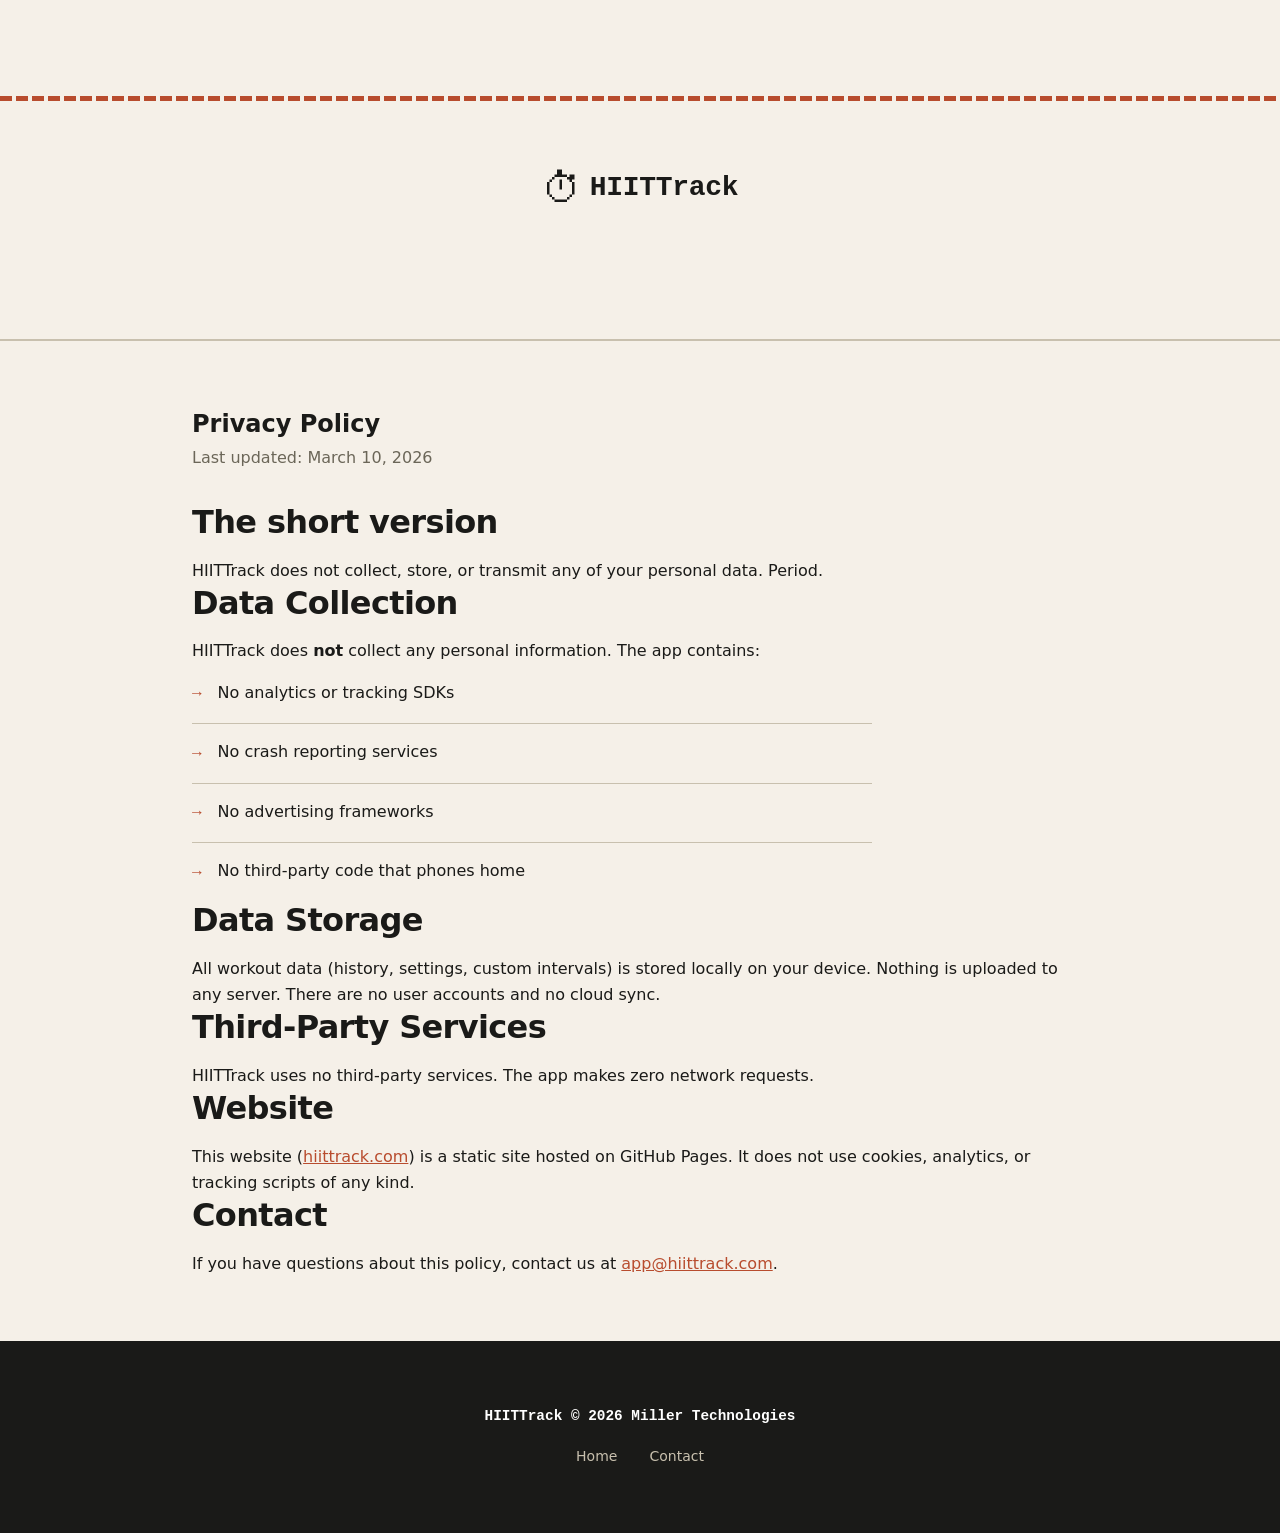
<file: privacy.html>
<!DOCTYPE html>
<html lang="en">
<head>
  <meta charset="UTF-8" />
  <meta name="viewport" content="width=device-width, initial-scale=1.0" />
  <title>Privacy Policy – HIITTrack</title>
  <link rel="stylesheet" href="style.css" />
</head>
<body>

  <header>
    <div class="container">
      <div class="logo-row">
        <span class="app-icon-placeholder" aria-hidden="true">⏱</span>
        <a href="index.html" class="app-wordmark" style="text-decoration:none;color:inherit;">HIITTrack</a>
      </div>
    </div>
  </header>

  <main>
    <section id="privacy">
      <div class="container">
        <h1>Privacy Policy</h1>
        <p class="section-intro">Last updated: March 10, 2026</p>

        <h2>The short version</h2>
        <p>HIITTrack does not collect, store, or transmit any of your personal data. Period.</p>

        <h2>Data Collection</h2>
        <p>HIITTrack does <strong>not</strong> collect any personal information. The app contains:</p>
        <ul class="why-list">
          <li><span class="bullet" aria-hidden="true">→</span> No analytics or tracking SDKs</li>
          <li><span class="bullet" aria-hidden="true">→</span> No crash reporting services</li>
          <li><span class="bullet" aria-hidden="true">→</span> No advertising frameworks</li>
          <li><span class="bullet" aria-hidden="true">→</span> No third-party code that phones home</li>
        </ul>

        <h2>Data Storage</h2>
        <p>All workout data (history, settings, custom intervals) is stored locally on your device. Nothing is uploaded to any server. There are no user accounts and no cloud sync.</p>

        <h2>Third-Party Services</h2>
        <p>HIITTrack uses no third-party services. The app makes zero network requests.</p>

        <h2>Website</h2>
        <p>This website (<a href="https://www.hiittrack.com">hiittrack.com</a>) is a static site hosted on GitHub Pages. It does not use cookies, analytics, or tracking scripts of any kind.</p>

        <h2>Contact</h2>
        <p>If you have questions about this policy, contact us at <a href="mailto:app@hiittrack.com">app@hiittrack.com</a>.</p>
      </div>
    </section>
  </main>

  <footer>
    <div class="container footer-inner">
      <p class="footer-brand">HIITTrack &copy; <span id="year"></span> Miller Technologies</p>
      <nav class="footer-links" aria-label="Footer links">
        <a href="index.html">Home</a>
        <a href="mailto:app@hiittrack.com">Contact</a>
      </nav>
    </div>
  </footer>

  <script>
    document.getElementById('year').textContent = new Date().getFullYear();
  </script>

</body>
</html>
</file>
<file: style.css>
/* ============================================================
   HIITTrack – style.css
   Retro-inspired, clean, mobile-first layout
   ============================================================ */

/* ── Reset & Base ─────────────────────────────────────────── */
*, *::before, *::after {
  box-sizing: border-box;
  margin: 0;
  padding: 0;
}

:root {
  /* Color palette – neutral light with warm paper tones */
  --color-bg:          #f5f0e8;
  --color-surface:     #ffffff;
  --color-surface-alt: #edeae0;
  --color-border:      #c8c0ae;
  --color-text:        #1a1a18;
  --color-text-muted:  #6b6658;
  --color-accent:      #b84c2e;   /* retro orange-red */
  --color-accent-dark: #8f3520;
  --color-accent-light:#f0ddd7;

  /* Typography */
  --font-sans:  system-ui, -apple-system, "Segoe UI", Helvetica, Arial, sans-serif;
  --font-mono:  "Courier New", Courier, monospace;

  /* Spacing */
  --space-xs:   0.5rem;
  --space-sm:   1rem;
  --space-md:   2rem;
  --space-lg:   4rem;
  --space-xl:   6rem;

  /* Misc */
  --radius:     4px;
  --border:     2px solid var(--color-border);
  --max-width:  960px;
}

html {
  scroll-behavior: smooth;
}

body {
  font-family: var(--font-sans);
  font-size: 1rem;
  line-height: 1.65;
  color: var(--color-text);
  background-color: var(--color-bg);
}

img {
  max-width: 100%;
  height: auto;
  display: block;
}

a {
  color: var(--color-accent);
  text-decoration: underline;
}
a:hover,
a:focus-visible {
  color: var(--color-accent-dark);
}

/* ── Utility ──────────────────────────────────────────────── */
.container {
  width: 100%;
  max-width: var(--max-width);
  margin-inline: auto;
  padding-inline: var(--space-md);
}

.sr-only {
  position: absolute;
  width: 1px; height: 1px;
  padding: 0; margin: -1px;
  overflow: hidden;
  clip: rect(0,0,0,0);
  white-space: nowrap;
  border: 0;
}

/* ── Buttons ──────────────────────────────────────────────── */
.btn-primary,
.btn-secondary {
  display: inline-block;
  padding: 0.75rem 1.75rem;
  font-family: var(--font-sans);
  font-size: 1rem;
  font-weight: 700;
  letter-spacing: 0.03em;
  text-decoration: none;
  border-radius: var(--radius);
  cursor: pointer;
  transition: background-color 0.15s, color 0.15s, transform 0.1s;
}

.btn-primary {
  background-color: var(--color-accent);
  color: #fff;
  border: 2px solid var(--color-accent);
}
.btn-primary:hover,
.btn-primary:focus-visible {
  background-color: var(--color-accent-dark);
  border-color: var(--color-accent-dark);
  color: #fff;
  transform: translateY(-1px);
}

.btn-large {
  font-size: 1.125rem;
  padding: 1rem 2.5rem;
}

.btn-secondary {
  background-color: var(--color-text);
  color: #fff;
  border: 2px solid var(--color-text);
}
.btn-secondary:hover,
.btn-secondary:focus-visible {
  background-color: #333;
  border-color: #333;
  color: #fff;
  transform: translateY(-1px);
}

/* ── Section shared ───────────────────────────────────────── */
section {
  padding-block: var(--space-lg);
}

.section-alt {
  background-color: var(--color-surface-alt);
}

h2 {
  font-size: clamp(1.5rem, 3vw, 2rem);
  font-weight: 800;
  letter-spacing: -0.02em;
  line-height: 1.2;
  margin-bottom: var(--space-sm);
}

.section-intro {
  max-width: 640px;
  color: var(--color-text-muted);
  margin-bottom: var(--space-md);
}

/* ── Header / Hero ────────────────────────────────────────── */
header {
  background-color: var(--color-bg);
  border-bottom: var(--border);
  padding-block: var(--space-xl);
  text-align: center;
}

/* Retro top rule */
header::before {
  content: "";
  display: block;
  height: 5px;
  background: repeating-linear-gradient(
    90deg,
    var(--color-accent) 0px,
    var(--color-accent) 12px,
    transparent 12px,
    transparent 16px
  );
  margin-bottom: var(--space-lg);
}

.logo-row {
  display: flex;
  align-items: center;
  justify-content: center;
  gap: var(--space-xs);
  margin-bottom: var(--space-md);
}

.app-icon-placeholder {
  font-size: 2.5rem;
  line-height: 1;
}

/* Replace with real icon: <img src="icon.png" class="app-icon" /> */
.app-icon {
  width: 60px;
  height: 60px;
  border-radius: 14px;
}

.app-wordmark {
  font-family: var(--font-mono);
  font-size: 1.75rem;
  font-weight: 700;
  letter-spacing: -0.01em;
  color: var(--color-text);
}

.hero-headline {
  font-size: clamp(2rem, 6vw, 3.5rem);
  font-weight: 900;
  letter-spacing: -0.04em;
  line-height: 1.1;
  margin-bottom: var(--space-sm);
  max-width: 700px;
  margin-inline: auto;
}

.hero-tagline {
  font-size: clamp(1rem, 2.5vw, 1.25rem);
  color: var(--color-text-muted);
  margin-bottom: var(--space-md);
  line-height: 1.55;
}

.coming-soon {
  display: inline-block;
  margin-top: var(--space-sm);
  font-family: var(--font-mono);
  font-size: 0.875rem;
  color: var(--color-text-muted);
  border: 1px dashed var(--color-border);
  padding: 0.35rem 0.8rem;
  border-radius: var(--radius);
}

/* ── Features grid ────────────────────────────────────────── */
.feature-grid {
  list-style: none;
  display: grid;
  grid-template-columns: repeat(3, 1fr);
  gap: var(--space-md);
  margin-top: var(--space-md);
}

.feature-grid li {
  display: flex;
  flex-direction: column;
  gap: 0.35rem;
  padding: var(--space-sm) var(--space-md);
  background: var(--color-surface);
  border: var(--border);
  border-radius: var(--radius);
}

.feature-icon {
  font-size: 1.4rem;
  line-height: 1;
}

.feature-grid strong {
  font-size: 1rem;
  font-weight: 700;
}

.feature-grid span {
  font-size: 0.9rem;
  color: var(--color-text-muted);
}

/* ── Why list ─────────────────────────────────────────────── */
.why-list {
  list-style: none;
  display: flex;
  flex-direction: column;
  gap: var(--space-sm);
  margin-top: var(--space-sm);
  max-width: 680px;
}

.why-list li {
  display: flex;
  gap: var(--space-sm);
  font-size: 1rem;
  line-height: 1.55;
  padding-bottom: var(--space-sm);
  border-bottom: 1px solid var(--color-border);
}

.why-list li:last-child {
  border-bottom: none;
}

.bullet {
  flex-shrink: 0;
  font-family: var(--font-mono);
  font-weight: 700;
  color: var(--color-accent);
  margin-top: 0.1em;
}

/* ── How It Works (timeline) ───────────────────────────────── */
.steps-timeline {
  list-style: none;
  display: flex;
  flex-direction: column;
  gap: 0;
  margin-top: var(--space-md);
  max-width: 620px;
  position: relative;
  padding-left: 3.5rem;
}

/* Vertical connecting line */
.steps-timeline::before {
  content: "";
  position: absolute;
  left: 1.35rem;
  top: 0.25rem;
  bottom: 0.25rem;
  width: 3px;
  background: repeating-linear-gradient(
    180deg,
    var(--color-border) 0px,
    var(--color-border) 6px,
    transparent 6px,
    transparent 10px
  );
}

.steps-timeline li {
  display: flex;
  align-items: flex-start;
  gap: var(--space-sm);
  padding-bottom: var(--space-md);
  position: relative;
}
.steps-timeline li:last-child {
  padding-bottom: 0;
}

.step-num {
  position: absolute;
  left: -3.5rem;
  display: flex;
  align-items: center;
  justify-content: center;
  width: 2.75rem;
  height: 2.75rem;
  font-family: var(--font-mono);
  font-size: 1.25rem;
  font-weight: 900;
  color: #fff;
  background-color: var(--color-accent);
  border-radius: 50%;
  border: 3px solid var(--color-bg);
  z-index: 1;
  flex-shrink: 0;
}

.section-alt .step-num {
  border-color: var(--color-surface-alt);
}

.step-body strong {
  display: block;
  font-size: 1.1rem;
  font-weight: 700;
  margin-bottom: 0.15rem;
}

.step-body p {
  font-size: 0.95rem;
  color: var(--color-text-muted);
  line-height: 1.55;
  margin: 0;
}

/* ── Insight highlights ───────────────────────────────────── */
.insight-highlights {
  margin-top: var(--space-md);
  max-width: 680px;
}

.insight-callout {
  padding: var(--space-md);
  background: var(--color-surface);
  border-left: 4px solid var(--color-accent);
  border-radius: var(--radius);
  margin-bottom: var(--space-md);
}

.insight-callout blockquote {
  font-size: 1.05rem;
  font-style: italic;
  line-height: 1.6;
  color: var(--color-text);
  margin: 0;
}

.insight-caption {
  margin-top: var(--space-xs);
  font-size: 0.8rem;
  font-family: var(--font-mono);
  color: var(--color-text-muted);
}

.insight-tags {
  list-style: none;
  display: flex;
  flex-wrap: wrap;
  gap: var(--space-xs);
}

.insight-tags li {
  display: inline-block;
  padding: 0.3rem 0.75rem;
  font-size: 0.8rem;
  font-family: var(--font-mono);
  font-weight: 600;
  color: var(--color-accent-dark);
  background: var(--color-accent-light);
  border-radius: 2rem;
  letter-spacing: 0.02em;
}

/* ── Screenshots ──────────────────────────────────────────── */
.screenshot-grid {
  display: grid;
  grid-template-columns: repeat(3, 1fr);
  gap: var(--space-md);
  margin-top: var(--space-md);
}

.screenshot-grid figure {
  display: flex;
  flex-direction: column;
  align-items: center;
  gap: var(--space-xs);
}

.screenshot-grid img {
  width: 100%;
  border: var(--border);
  border-radius: 12px;
  background-color: var(--color-surface-alt);
  /* Ensures placeholder box is visible before real images are added */
  min-height: 320px;
  object-fit: cover;
}

/* Shown when the image src 404s */
.screenshot-grid .placeholder-fig img {
  opacity: 0;
}
.screenshot-grid .placeholder-fig {
  position: relative;
  border: 2px dashed var(--color-border);
  border-radius: 12px;
  min-height: 340px;
  background-color: var(--color-surface);
  display: flex;
  flex-direction: column;
  align-items: center;
  justify-content: center;
}
.screenshot-grid .placeholder-fig::before {
  content: "📱 Screenshot\Acoming soon";  /* \A = newline in CSS content */
  white-space: pre;
  text-align: center;
  font-family: var(--font-mono);
  font-size: 0.8rem;
  color: var(--color-text-muted);
  position: absolute;
  top: 50%;
  left: 50%;
  transform: translate(-50%, -50%);
  line-height: 1.8;
}

.screenshot-grid figcaption {
  font-size: 0.8rem;
  font-family: var(--font-mono);
  color: var(--color-text-muted);
  text-transform: uppercase;
  letter-spacing: 0.08em;
}

/* ── Pricing ──────────────────────────────────────────────── */
.pricing-container {
  text-align: center;
}

.pricing-box {
  display: inline-block;
  margin-top: var(--space-md);
  padding: var(--space-md) var(--space-lg);
  background: var(--color-surface);
  border: var(--border);
  border-radius: var(--radius);
  max-width: 480px;
  text-align: center;
}

.price-label {
  font-family: var(--font-mono);
  font-size: 0.8rem;
  text-transform: uppercase;
  letter-spacing: 0.1em;
  color: var(--color-text-muted);
  margin-bottom: var(--space-xs);
}

.price-amount {
  font-size: clamp(3rem, 8vw, 4.5rem);
  font-weight: 900;
  letter-spacing: -0.04em;
  color: var(--color-accent);
  line-height: 1;
  margin-bottom: var(--space-sm);
}

.price-detail {
  font-size: 0.95rem;
  color: var(--color-text-muted);
  margin-bottom: var(--space-sm);
}

.price-note {
  font-size: 0.85rem;
  color: var(--color-text-muted);
  font-style: italic;
  border-top: 1px solid var(--color-border);
  padding-top: var(--space-sm);
}

/* ── Call to Action ───────────────────────────────────────── */
#cta {
  background-color: var(--color-accent-light);
  border-top: var(--border);
  border-bottom: var(--border);
}

.cta-container {
  text-align: center;
}

.cta-container p {
  color: var(--color-text-muted);
  margin-bottom: var(--space-md);
  font-size: 1.05rem;
}

/* ── Email Signup ─────────────────────────────────────────── */
.signup-container {
  max-width: 560px;
  text-align: center;
}

.signup-container p {
  color: var(--color-text-muted);
  margin-bottom: var(--space-md);
}

.email-placeholder {
  margin-top: var(--space-sm);
}

.email-form {
  display: flex;
  gap: var(--space-xs);
  flex-wrap: wrap;
  justify-content: center;
}

.email-form input[type="email"] {
  flex: 1 1 220px;
  padding: 0.75rem 1rem;
  font-size: 1rem;
  font-family: var(--font-sans);
  border: var(--border);
  border-radius: var(--radius);
  background: var(--color-surface);
  color: var(--color-text);
  outline: none;
  min-width: 0;
}

.email-form input[type="email"]:focus {
  border-color: var(--color-accent);
  box-shadow: 0 0 0 3px var(--color-accent-light);
}

.form-note {
  margin-top: var(--space-xs);
  font-size: 0.78rem;
  color: var(--color-text-muted);
  font-family: var(--font-mono);
}

/* ── Footer ───────────────────────────────────────────────── */
footer {
  background-color: var(--color-text);
  color: #d8d4cc;
  padding-block: var(--space-lg);
  text-align: center;
}

.footer-inner {
  display: flex;
  flex-direction: column;
  align-items: center;
  gap: var(--space-sm);
}

.footer-brand {
  font-family: var(--font-mono);
  font-size: 0.9rem;
  font-weight: 700;
  color: #fff;
}

.footer-links {
  display: flex;
  flex-wrap: wrap;
  justify-content: center;
  gap: var(--space-sm) var(--space-md);
}

.footer-links a {
  color: #c8c0ae;
  font-size: 0.875rem;
  text-decoration: none;
  border-bottom: 1px solid transparent;
  transition: border-color 0.15s, color 0.15s;
}
.footer-links a:hover,
.footer-links a:focus-visible {
  color: #fff;
  border-bottom-color: #fff;
}

.footer-note {
  font-size: 0.8rem;
  color: #8a8478;
  max-width: 520px;
}

.footer-note.small {
  font-size: 0.72rem;
}

/* ── Responsive tweaks ────────────────────────────────────── */
@media (max-width: 640px) {
  header {
    padding-block: var(--space-lg);
  }

  header::before {
    margin-bottom: var(--space-md);
  }

  .feature-grid {
    grid-template-columns: 1fr;
  }

  .screenshot-grid {
    grid-template-columns: repeat(2, 1fr);
  }

  .screenshot-grid {
    grid-template-columns: repeat(2, 1fr);
  }

  .pricing-box {
    padding: var(--space-md);
  }

  .btn-large {
    font-size: 1rem;
    padding: 0.85rem 1.75rem;
  }
}

@media (max-width: 400px) {
  .screenshot-grid {
    grid-template-columns: 1fr 1fr;
  }

  .email-form {
    flex-direction: column;
  }

  .email-form input[type="email"],
  .email-form .btn-secondary {
    width: 100%;
  }
}

/* ── Print ────────────────────────────────────────────────── */
@media print {
  header::before,
  .btn-primary,
  .btn-secondary,
  #signup {
    display: none;
  }
}
</file>
